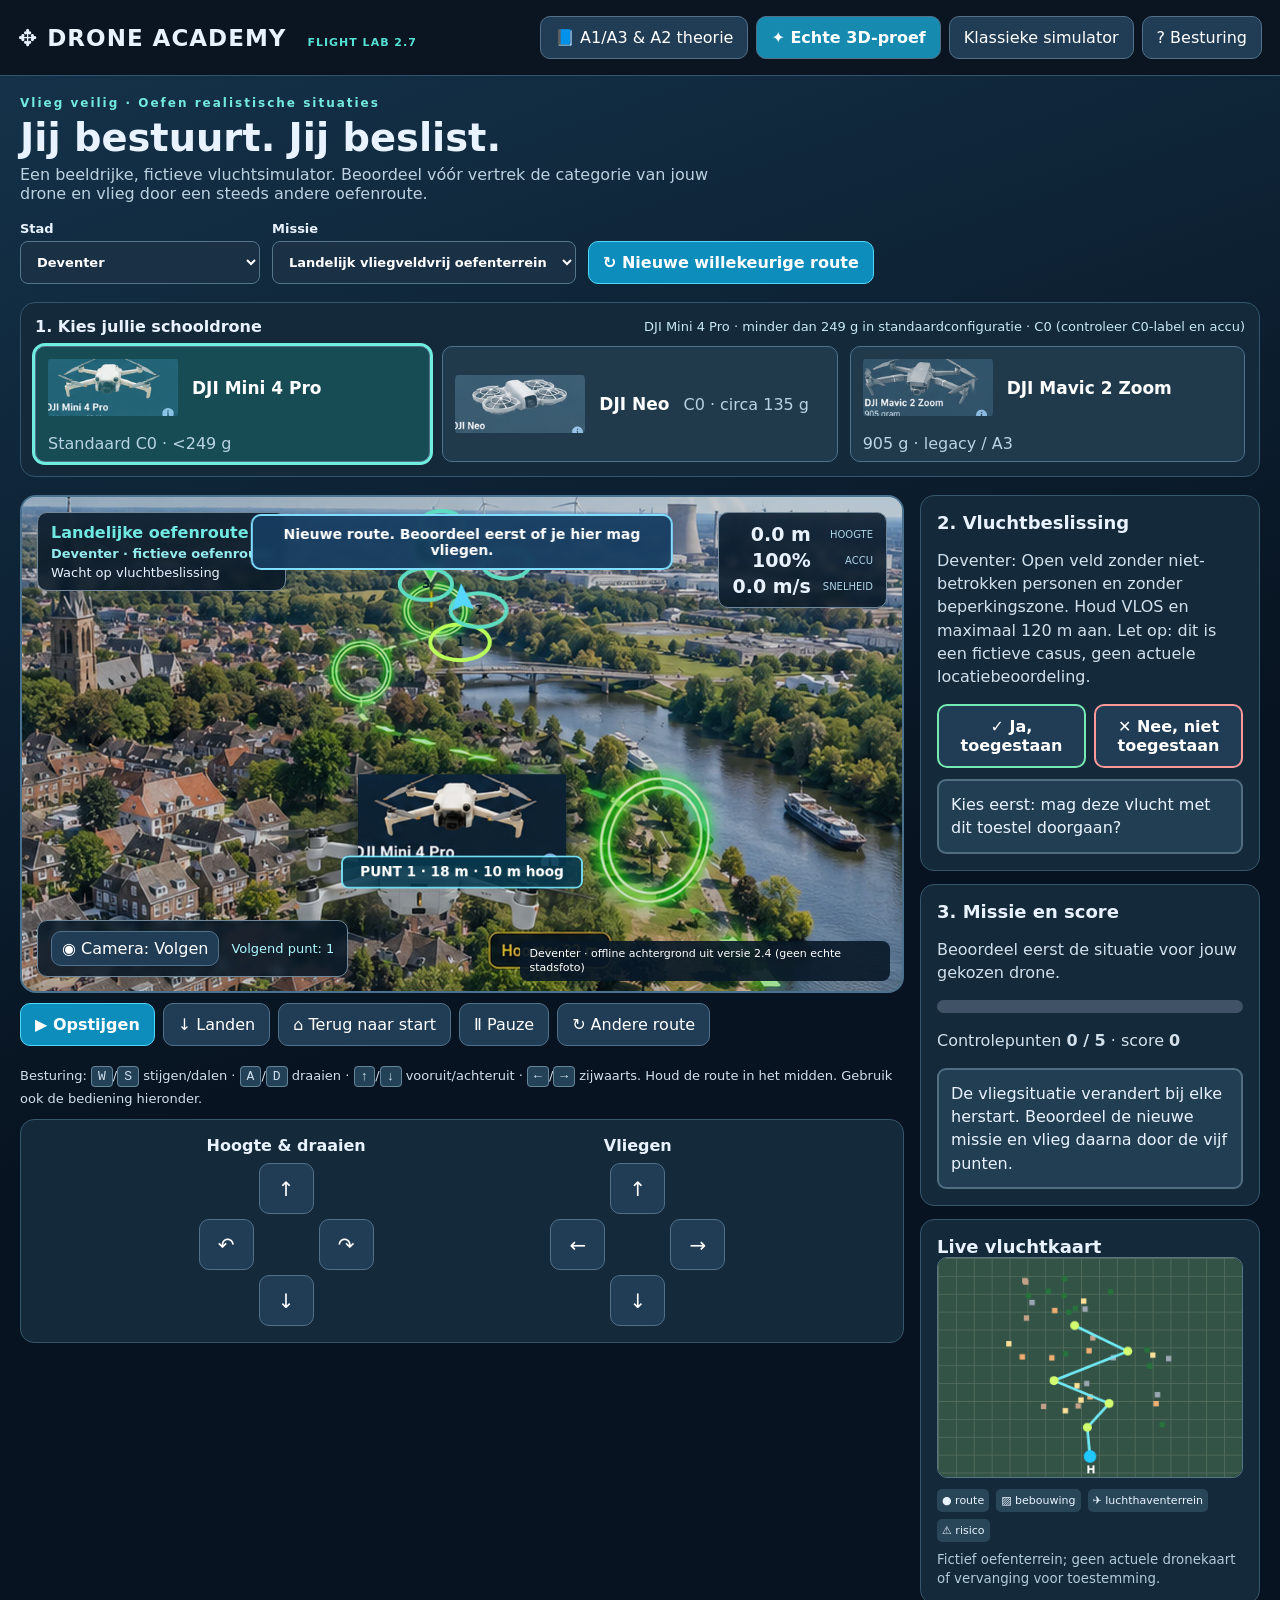
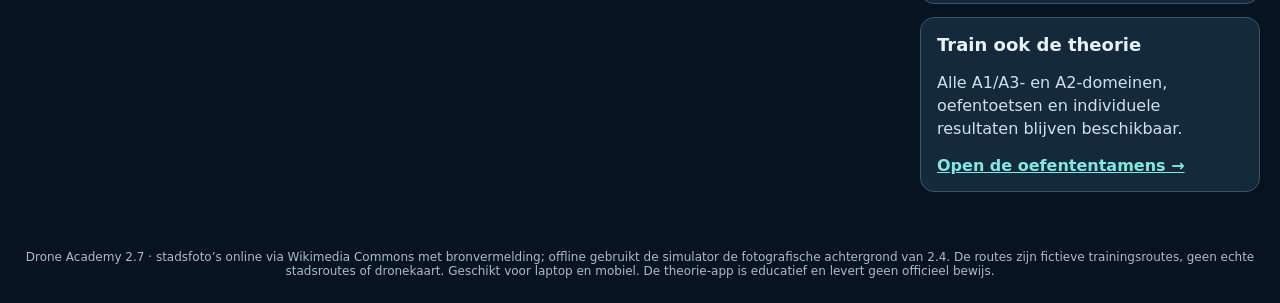
<file: index.html>
<!doctype html><html lang="nl"><head><meta charset="utf-8"><meta name="viewport" content="width=device-width, initial-scale=1"><meta name="theme-color" content="#101c29"><meta name="description" content="Drone Academy 2.7 - visuele vliegsimulator met drie schooldrones"><link rel="manifest" href="manifest.webmanifest"><link rel="icon" href="icon.svg"><link rel="stylesheet" href="flight24.css"><title>Drone Academy 2.7 – Flight Lab</title></head><body><header><strong>✥ DRONE ACADEMY <small>FLIGHT LAB 2.7</small></strong><nav><a href="academy.html">📘 A1/A3 & A2 theorie</a><a href="world3d.html" style="background:#168baf;color:white;font-weight:800">✦ Echte 3D-proef</a><a href="classic.html">Klassieke simulator</a><button id="helpBtn">? Besturing</button></nav></header><main><section class="hero"><div><div class="eyebrow">Vlieg veilig · Oefen realistische situaties</div><h1>Jij bestuurt. Jij beslist.</h1><p>Een beeldrijke, fictieve vluchtsimulator. Beoordeel vóór vertrek de categorie van jouw drone en vlieg door een steeds andere oefenroute.</p></div><div class="heroactions"><label>Stad <select id="location"><option value="deventer">Deventer</option><option value="zutphen">Zutphen</option><option value="doetinchem">Doetinchem</option><option value="doesburg">Doesburg</option></select></label><label>Missie <select id="mission"><option value="rural">Landelijk vliegveldvrij oefenterrein</option><option value="city">Woonwijk en voorbijgangers</option><option value="industry">Industrie en vrachtverkeer</option><option value="airport">Luchthaven en beperkingszone</option><option value="festival">Festival en mensenmenigte</option><option value="coast">Kust en recreatie</option></select></label><button id="restart" class="accent">↻ Nieuwe willekeurige route</button></div></section><div class="mobileQuick"><a href="#decisionPanel">① Vlucht beoordelen</a><a href="#flightPanel">② Naar vliegscherm</a><a href="#mobileControls">③ Besturen</a></div><section class="craft"><div class="craftTitle"><b>1. Kies jullie schooldrone</b><span id="droneRule">Kies een toestel om de vluchtvoorwaarden te bekijken</span></div><div class="models"><button data-drone="mini" class="selected"><img src="assets/mini.webp" alt="Illustratie van DJI Mini 4 Pro"><b>DJI Mini 4 Pro</b><span>Standaard C0 · &lt;249 g</span></button><button data-drone="neo"><img src="assets/neo.webp" alt="Illustratie van DJI Neo"><b>DJI Neo</b><span>C0 · circa 135 g</span></button><button data-drone="mavic"><img src="assets/mavic.webp" alt="Illustratie van DJI Mavic 2 Zoom"><b>DJI Mavic 2 Zoom</b><span>905 g · legacy / A3</span></button></div></section><section class="mainGrid"><div><div class="flight" id="flightPanel"><div class="terrain" id="terrain"></div><div class="photoCredit" id="photoCredit">Echte stadsfoto: laden…</div><canvas id="flight" width="1100" height="620" aria-label="Vliegroute en drone in visuele vliegomgeving"></canvas><div class="topLeft"><b id="missionTitle">MISSIE</b><span id="placeTitle">Deventer · oefenlocatie</span><span id="objective">Beoordeel de vlucht</span></div><div class="topRight"><b id="height">0.0 m</b><small>HOOGTE</small><b id="battery">100%</b><small>ACCU</small><b id="speed">0.0 m/s</b><small>SNELHEID</small></div><div id="warning" class="warning">Selecteer eerst jouw beslissing over deze vlucht.</div><div class="camera"><button id="camera">◉ Camera: Volgen</button><span id="nextWp">Volgend punt: 1</span></div></div><div class="toolbar"><button id="launch" class="accent">▶ Opstijgen</button><button id="land">↓ Landen</button><button id="rth">⌂ Terug naar start</button><button id="pause">Ⅱ Pauze</button><button id="newRoute">↻ Andere route</button></div><div class="guide">Besturing: <kbd>W</kbd>/<kbd>S</kbd> stijgen/dalen · <kbd>A</kbd>/<kbd>D</kbd> draaien · <kbd>↑</kbd>/<kbd>↓</kbd> vooruit/achteruit · <kbd>←</kbd>/<kbd>→</kbd> zijwaarts. Houd de route in het midden. Gebruik ook de bediening hieronder.</div><div class="pads" id="mobileControls"><div><b>Hoogte & draaien</b><div class="controlGrid"><button data-key="a">↶</button><button data-key="w">↑</button><button data-key="d">↷</button><button data-key="s">↓</button></div></div><div><b>Vliegen</b><div class="controlGrid"><button data-key="ArrowLeft">←</button><button data-key="ArrowUp">↑</button><button data-key="ArrowRight">→</button><button data-key="ArrowDown">↓</button></div></div></div></div><aside><section class="panel" id="decisionPanel"><b>2. Vluchtbeslissing</b><p id="scenario"></p><div class="decision"><button id="allow">✓ Ja, toegestaan</button><button id="deny">✕ Nee, niet toegestaan</button></div><div id="decisionFeedback" class="note">Controleer de voorwaarden per toestel.</div></section><section class="panel"><b>3. Missie en score</b><p id="task">Kies een drone en beoordeel je vlucht.</p><div class="progress"><i id="progress"></i></div><p>Controlepunten <strong id="waypoints">0 / 5</strong> · score <strong id="score">0</strong></p><div id="result" class="note">Na een goede beslissing mag je de trainingsvlucht starten. Een onveilige missie: kies een andere omgeving.</div></section><section class="panel"><b>Live vluchtkaart</b><canvas id="map" width="340" height="245" aria-label="Schematische fictieve vliegkaart"></canvas><div class="legend"><span>● route</span><span>▨ bebouwing</span><span>✈ luchthaventerrein</span><span>⚠ risico</span></div><small>Fictief oefenterrein; geen actuele dronekaart of vervanging voor toestemming.</small></section><section class="panel"><b>Train ook de theorie</b><p>Alle A1/A3- en A2-domeinen, oefentoetsen en individuele resultaten blijven beschikbaar.</p><a class="examLink" href="academy.html">Open de oefententamens →</a></section></aside></section></main><dialog id="help"><h2>Zo werkt vliegen</h2><p>Beoordeel eerst de vlucht. Kies vervolgens opstijgen. De drone blijft in het midden van het vliegbeeld; landschap en route bewegen relatief mee. De blauwe pijl wijst naar het volgende controlepunt. Vlieg door vijf ringen en land vervolgens bij het startpunt.</p><p>Herstart geeft nieuwe ringposities, afstanden en obstakels. Houd toetsen ingedrukt of gebruik de schermknoppen. Deze simulator gebruikt vereenvoudigde besturing, geen gecertificeerde vluchtfysica.</p><button id="closeHelp" class="accent">Begrepen</button></dialog><footer>Drone Academy 2.7 · stadsfoto’s online via Wikimedia Commons met bronvermelding; offline gebruikt de simulator de fotografische achtergrond van 2.4. De routes zijn fictieve trainingsroutes, geen echte stadsroutes of dronekaart. Geschikt voor laptop en mobiel. De theorie-app is educatief en levert geen officieel bewijs.</footer><script src="flight24.js"></script></body></html>
</file>
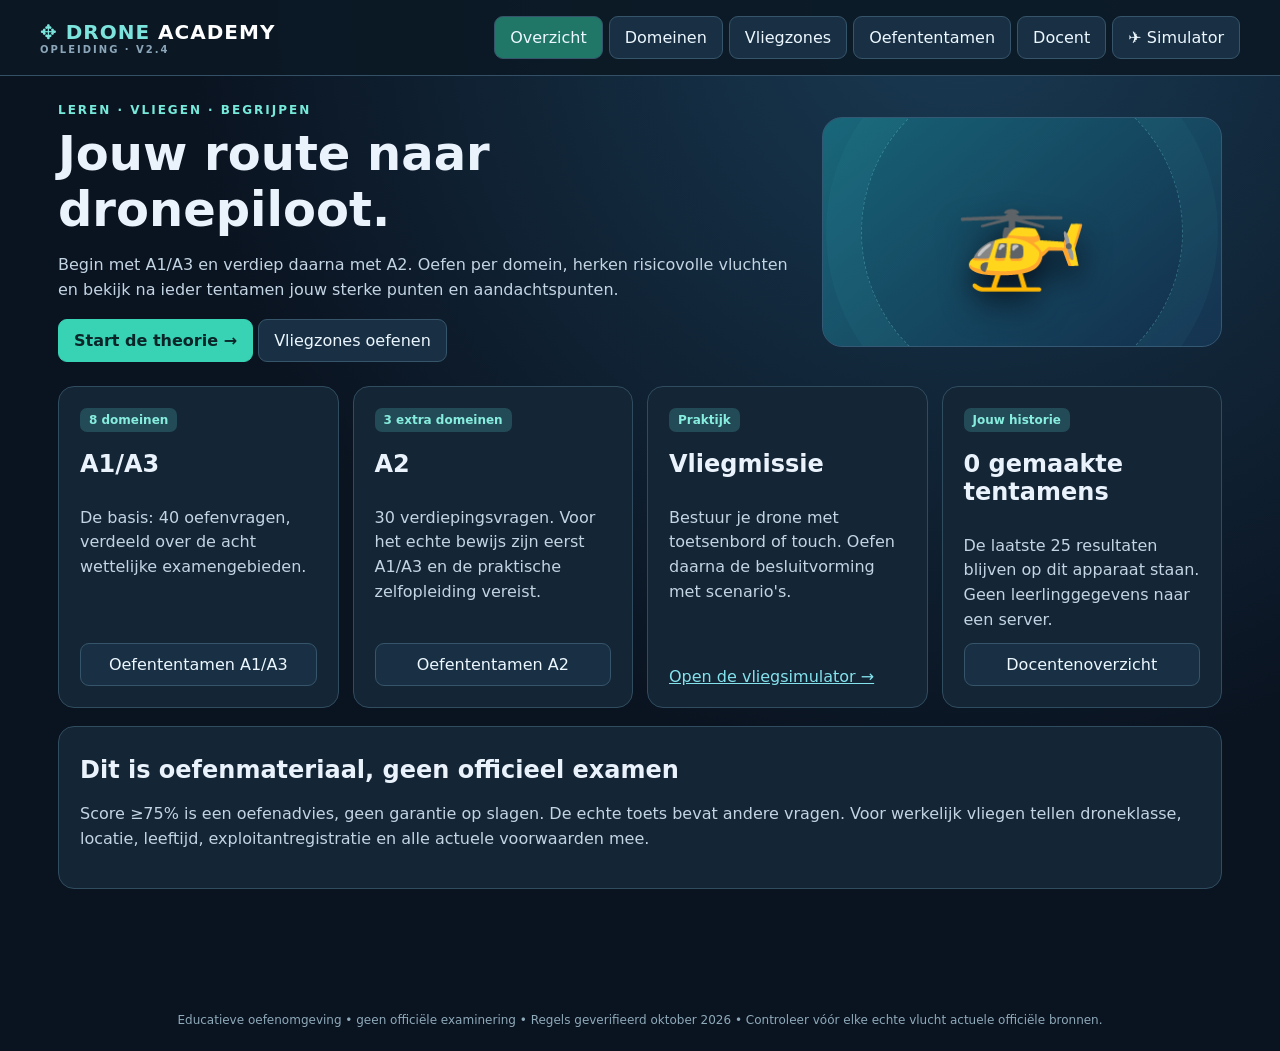
<file: academy.html>
<!doctype html><html lang="nl"><head><meta charset="utf-8"><meta name="viewport" content="width=device-width,initial-scale=1"><meta name="theme-color" content="#101d2a"><link rel="manifest" href="manifest.webmanifest"><link rel="stylesheet" href="academy.css"><title>Drone Academy · Theorie & Examen</title></head><body><header><a class="logo" href="academy.html">✥ DRONE <b>ACADEMY</b><small>OPLEIDING · V2.4</small></a><nav><button data-tab="home">Overzicht</button><button data-tab="learn">Domeinen</button><button data-tab="scenes">Vliegzones</button><button data-tab="exam">Oefententamen</button><button data-tab="teacher">Docent</button><a href="index.html">✈ Simulator</a></nav></header><main id="app"></main><footer>Educatieve oefenomgeving • geen officiële examinering • Regels geverifieerd oktober 2026 • Controleer vóór elke echte vlucht actuele officiële bronnen.</footer><script src="academy-data.js"></script><script src="academy.js"></script></body></html>
</file>
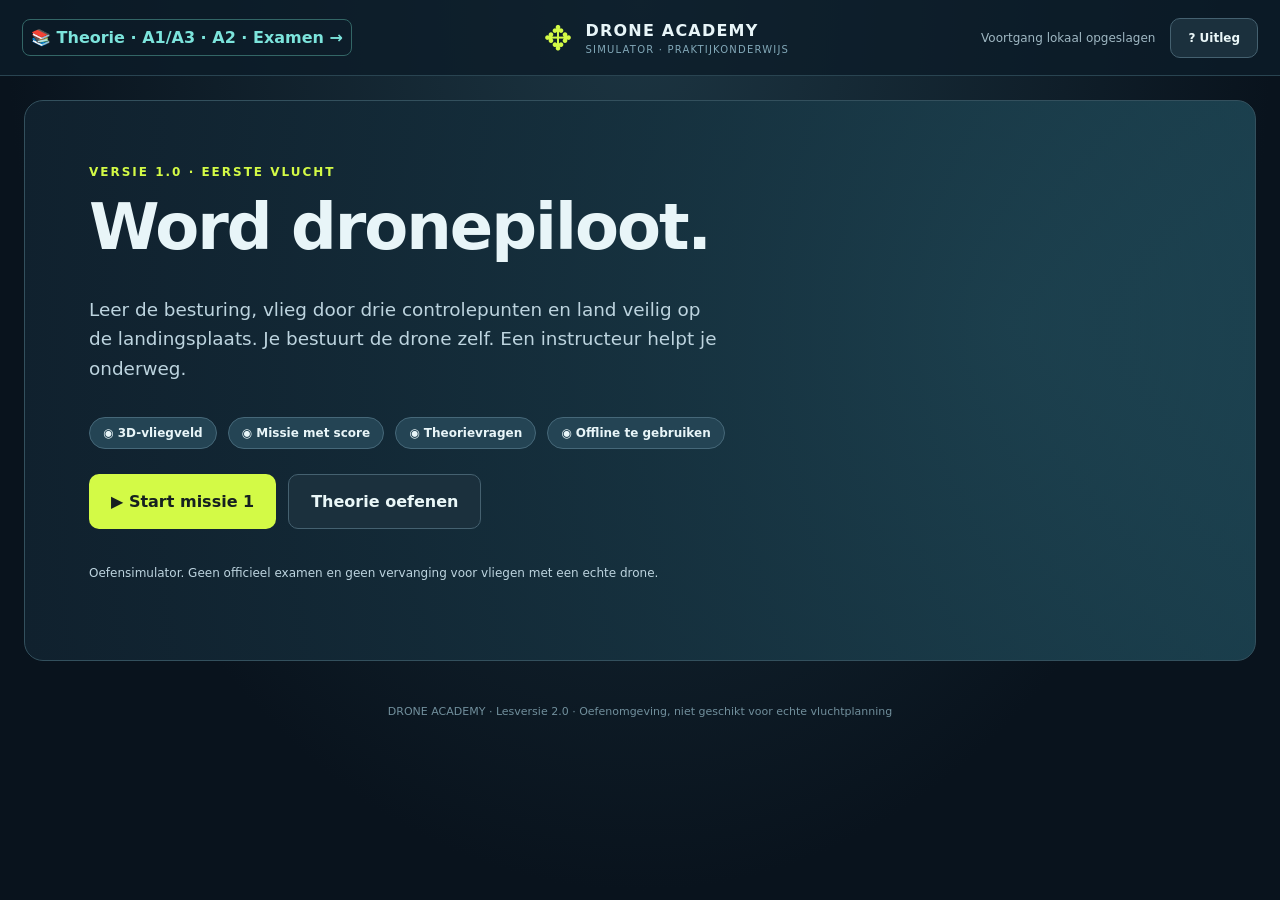
<file: classic.html>
<!doctype html><html lang="nl"><head><meta charset="utf-8"><meta name="viewport" content="width=device-width,initial-scale=1,viewport-fit=cover"><meta name="theme-color" content="#101d2a"><meta name="description" content="Drone Academy: oefenen met vliegen en theorie voor beginnende dronepiloten."><link rel="manifest" href="manifest.webmanifest"><link rel="icon" href="icon.svg" type="image/svg+xml"><link rel="stylesheet" href="style.css"><title>Drone Academy | Missie 1</title></head><body>
<header><a href="academy.html" style="color:#7ce4dc;font-weight:800;text-decoration:none;padding:8px;border:1px solid #366;border-radius:8px">📚 Theorie · A1/A3 · A2 · Examen →</a><div class="brand"><span class="brandicon">✥</span><div><b>DRONE ACADEMY</b><small>SIMULATOR · PRAKTIJKONDERWIJS</small></div></div><div class="topright"><span id="saveState">Voortgang lokaal opgeslagen</span><button id="helpBtn" class="outline">? Uitleg</button></div></header>
<main><section id="welcome" class="panel welcome"><div class="eyebrow">VERSIE 1.0 · EERSTE VLUCHT</div><h1>Word dronepiloot.</h1><p>Leer de besturing, vlieg door drie controlepunten en land veilig op de landingsplaats. Je bestuurt de drone zelf. Een instructeur helpt je onderweg.</p><div class="features"><span>◉ 3D-vliegveld</span><span>◉ Missie met score</span><span>◉ Theorievragen</span><span>◉ Offline te gebruiken</span></div><div class="call"><button id="startBtn" class="primary big">▶ Start missie 1</button><button id="theoryFromWelcome" class="outline big">Theorie oefenen</button></div><p class="micro">Oefensimulator. Geen officieel examen en geen vervanging voor vliegen met een echte drone.</p></section>
<section id="game" class="hidden"><div class="layout"><div class="simCol"><div class="simTop"><span class="pill">MISSIE 01 / DE EERSTE VLUCHT</span><span id="flightStatus" class="pill cyan">KLAAR VOOR VERTREK</span></div><div class="stage" id="stage"><canvas id="scene" aria-label="Drone-simulator in een oefenveld"></canvas><div class="hud left"><div class="hudtitle">TELEMETRIE</div><div>HOOGTE <strong id="alt">0,0 <small>m</small></strong></div><div>SNELHEID <strong id="speed">0,0 <small>m/s</small></strong></div><div>RICHTING <strong id="heading">0°</strong></div></div><div class="hud right"><div class="hudtitle">ACCU</div><strong id="battery">100%</strong><div class="batterybar"><i id="batteryFill"></i></div><div class="hudtitle space">SCORE</div><strong id="score">0</strong></div><div id="notice" class="notice" role="status">Druk op Start vlucht om te beginnen.</div><div class="viewtag">EXTERNE CAMERA · TRAININGSVELD</div></div><div class="toolbar"><button id="launchBtn" class="primary">▶ Start vlucht</button><button id="resetBtn" class="outline">↻ Opnieuw</button><button id="cameraBtn" class="outline">◉ Camerastandpunt</button><button id="pauseBtn" class="outline">Ⅱ Pauze</button></div><div class="controls"><div class="controlBox"><div><b>LINKER JOYSTICK</b><small>Stijgen / dalen · draaien</small></div><div class="pad" id="leftPad"><div class="cross">✛</div><div class="knob" id="leftKnob"></div></div><small>Toetsen: W / S en A / D</small></div><div class="controlBox"><div><b>RECHTER JOYSTICK</b><small>Vooruit / achteruit · zijwaarts</small></div><div class="pad" id="rightPad"><div class="cross">✛</div><div class="knob" id="rightKnob"></div></div><small>Toetsen: ↑ / ↓ en ← / →</small></div></div></div><aside class="side"><div class="sidecard"><div class="eyebrow">JOUW OPDRACHT</div><h2>Missie 1: eerste vlucht</h2><p id="instruction">Start de vlucht en volg de aanwijzingen.</p><div class="progress" id="progress"><div class="step active" data-step="0"><em>1</em><span>Stijg naar 2 meter</span></div><div class="step" data-step="1"><em>2</em><span>Zweef 3 seconden stil</span></div><div class="step" data-step="2"><em>3</em><span>Vlieg door punt 1</span></div><div class="step" data-step="3"><em>4</em><span>Vlieg door punt 2</span></div><div class="step" data-step="4"><em>5</em><span>Vlieg door punt 3</span></div><div class="step" data-step="5"><em>6</em><span>Land op de startplaats</span></div></div><div class="hint" id="hint">Tip: Gebruik W om langzaam te stijgen.</div></div><div class="sidecard smallcard"><h3>Besturing</h3><p><b>W / S</b> hoogte · <b>A / D</b> draaien<br><b>Pijltjes</b> verplaatsen · <b>Spatie</b> pauzeren</p><p>Op telefoon of tablet gebruik je de twee joysticks. Houd de toetsen rustig ingedrukt.</p></div><button id="theoryBtn" class="outline full">▤ Naar de theorieles</button></aside></div></section>
<section id="theory" class="panel theory hidden"><button class="back" id="backTheory">← Terug</button><div class="eyebrow">THEORIE · BASIS</div><h1>Ken jij je drone?</h1><p>Beantwoord de vijf vragen. Je krijgt direct uitleg. Je kunt de vragen opnieuw oefenen.</p><div id="quiz"></div><div id="quizResult" class="hidden"></div><button id="quizReset" class="outline">↻ Vragen opnieuw</button></section></main>
<div id="modal" class="modal hidden" role="dialog" aria-modal="true" aria-labelledby="modalTitle"><div class="modalCard"><h2 id="modalTitle">Zo werkt de simulator</h2><div id="modalText"></div><button id="modalClose" class="primary">Begrepen</button></div></div><footer>DRONE ACADEMY · Lesversie 2.0 · Oefenomgeving, niet geschikt voor echte vluchtplanning</footer><script src="app.js"></script></body></html>
</file>
<file: flight24.css>
:root{font:16px system-ui,Segoe UI,Arial;color:#e9f3ff;background:#0b1826}*{box-sizing:border-box}body{margin:0;background:linear-gradient(160deg,#15344c,#071320 50%)}header{display:flex;align-items:center;justify-content:space-between;gap:16px;padding:16px max(18px,calc((100vw - 1450px)/2));background:#0a1521;border-bottom:1px solid #34526b;flex-wrap:wrap}header strong{font-size:23px;letter-spacing:1px}header small{font-size:11px;color:#55e0d4;margin-left:12px}nav{display:flex;gap:8px;flex-wrap:wrap}a,button,select{font:inherit}nav a,button{background:#213d55;color:#fff;border:1px solid #51708a;border-radius:10px;padding:11px 14px;text-decoration:none;cursor:pointer}button:hover,nav a:hover{border-color:#7be8df}button:disabled{opacity:.55;cursor:not-allowed}.accent{background:#0d8dbb!important;border-color:#50d8fa!important;font-weight:800}.eyebrow{color:#73eadd;font-size:12px;letter-spacing:2px;font-weight:850}main{max-width:1490px;margin:auto;padding:20px}.hero{display:flex;justify-content:space-between;align-items:center;gap:18px;flex-wrap:wrap}.hero h1{font-size:clamp(28px,3vw,42px);margin:5px 0}.hero p{color:#bcd1df;margin:0;max-width:690px}.heroactions{display:flex;gap:12px;align-items:end;flex-wrap:wrap}label{display:grid;gap:5px;font-size:13px;font-weight:800}select{border:1px solid #55758b;border-radius:8px;background:#193045;color:white;padding:12px;min-width:240px}.craft{margin:18px 0;background:#14293a;border:1px solid #33566c;border-radius:15px;padding:14px}.craftTitle{display:flex;align-items:center;gap:20px;justify-content:space-between;flex-wrap:wrap;margin-bottom:10px}.craftTitle span{font-size:13px;color:#c7e8f3}.models{display:grid;grid-template-columns:repeat(3,1fr);gap:12px}.models button{display:flex;align-items:center;gap:14px;text-align:left;background:#203a4b;padding:8px 12px;min-height:104px;flex-wrap:wrap}.models button img{width:130px;height:65px;object-fit:contain;mix-blend-mode:screen;border-radius:8px}.models button b{font-size:17px}.models button span{color:#b8d3e3}.models button.selected{outline:3px solid #6feddf;background:#174c55}.mainGrid{display:grid;grid-template-columns:minmax(0,1fr) 340px;gap:16px}.flight{height:auto;aspect-ratio:1100/620;min-height:420px;position:relative;overflow:hidden;border:2px solid #4a718d;border-radius:16px;background:linear-gradient(#8db5d5,#447355)}.terrain{position:absolute;inset:-5%;background-image:linear-gradient(90deg,#0d30452a,#0d304520),url('assets/river.webp');background-size:cover;background-position:center;transition:background-image .2s}#flight{position:absolute;inset:0;width:100%;height:100%}.topLeft,.topRight,.camera,.warning{position:absolute;background:#061726d9;backdrop-filter:blur(3px);padding:10px 13px;border:1px solid #71889a;border-radius:10px}.topLeft{left:15px;top:15px;display:grid;gap:4px}.topLeft b{color:#71e9e3}.topLeft span{font-size:13px;max-width:300px}.topRight{right:15px;top:15px;display:grid;grid-template-columns:auto auto;gap:4px 12px;text-align:right}.topRight b{font-size:19px}.topRight small{font-size:10px;color:#add3e6;align-self:center}.camera{bottom:14px;left:15px;display:flex;gap:12px;align-items:center}.camera button{padding:7px 10px}.camera span{font-size:13px;color:#adf7ff}.warning{left:50%;transform:translateX(-50%);top:17px;max-width:48%;text-align:center;color:#fff;background:#8d2522ed;border:2px solid #ffb0a5;font-weight:800;font-size:14px}.warning.ok{background:#135640eb;border-color:#94ffcc}.warning.info{background:#163d60ed;border-color:#81ddff}.toolbar{display:flex;gap:8px;flex-wrap:wrap;margin:10px 0}.guide{color:#d0e0ec;font-size:13px;line-height:1.7;padding:9px 0}kbd{border:1px solid #668499;background:#244257;border-radius:4px;padding:2px 6px}.panel,.pads{background:#14293a;border:1px solid #36566c;border-radius:14px;padding:16px;margin-bottom:13px}.panel>b{font-size:18px}.panel p{color:#d2e0eb;line-height:1.45}.decision{display:grid;grid-template-columns:1fr 1fr;gap:8px}.decision button{min-height:63px;font-weight:850}.decision button:first-child{border:2px solid #75e9af}.decision button:last-child{border:2px solid #ff9999}.note{border:2px solid #506e80;border-radius:9px;background:#223e53;padding:12px;margin-top:11px;line-height:1.45}.note.good{background:#104e39;border-color:#7bffac}.note.bad{background:#70242b;border-color:#ff9a99}.progress{height:13px;background:#405366;border-radius:10px;overflow:hidden}.progress i{display:block;background:#62e7c1;width:0;height:100%}#map{width:100%;background:#1d3742;border:1px solid #587487;border-radius:10px}.legend{display:flex;gap:7px;flex-wrap:wrap;font-size:11px;margin:7px 0}.legend span{padding:5px;background:#294658;border-radius:5px}.panel small{color:#b2cbdb}.examLink{color:#7debe4;font-weight:800}.pads{display:flex;justify-content:space-evenly;gap:15px;text-align:center}.controlGrid{display:grid;grid-template-columns:repeat(3,55px);gap:5px;justify-content:center;margin-top:8px}.controlGrid button{min-height:51px;font-size:20px;touch-action:none}.controlGrid button:nth-child(1){grid-column:1;grid-row:2}.controlGrid button:nth-child(2){grid-column:2;grid-row:1}.controlGrid button:nth-child(3){grid-column:3;grid-row:2}.controlGrid button:nth-child(4){grid-column:2;grid-row:3}.controlGrid button.active{background:#15798c;box-shadow:0 0 10px #2bd3e2}dialog{border:1px solid #75d5eb;border-radius:15px;background:#14293a;color:#e9f3ff;max-width:520px;padding:23px}dialog::backdrop{background:#000a}footer{text-align:center;color:#a8bccc;padding:25px;font-size:12px}@media(max-width:1080px){.mainGrid{grid-template-columns:1fr}.models button img{width:90px}.flight{min-height:360px}}@media(max-width:680px){.models{grid-template-columns:1fr}.models button{min-height:65px}.models button img{height:48px}.warning{top:87px;max-width:90%;width:90%}.flight{min-height:370px}.topRight{padding:6px}.topLeft{padding:6px}.camera{bottom:6px;left:6px}.camera span{display:none}.pads{flex-wrap:wrap}}

.photoCredit{position:absolute;bottom:10px;right:12px;max-width:42%;z-index:2;background:#081827e6;padding:6px 9px;border-radius:8px;color:#fff;font-size:11px;line-height:1.3}.photoCredit a{color:#8deaff}.topLeft span:nth-child(2){color:#92ebed;font-weight:800}@media(max-width:680px){.photoCredit{max-width:80%;bottom:55px}}

/* V2.7 mobiel: desktop blijft ongewijzigd */
html{scroll-behavior:smooth}body{overflow-x:hidden}button,select,a{-webkit-tap-highlight-color:transparent}button{touch-action:manipulation}.mobileQuick{display:none}
@media(max-width:760px){
 header{padding:10px 12px;align-items:flex-start}header strong{font-size:17px}header small{display:block;margin:0;font-size:9px}nav{width:100%;display:grid;grid-template-columns:1fr 1fr 1fr;gap:6px}nav a,nav button{font-size:12px;padding:10px 5px;min-height:44px;text-align:center}
 main{padding:10px 9px 35px}.hero{gap:9px}.hero h1{font-size:23px}.hero p{font-size:13px}.heroactions{width:100%;display:grid;grid-template-columns:1fr 1fr;gap:8px}.heroactions label{min-width:0;font-size:12px}.heroactions select{min-width:0;width:100%;font-size:14px;padding:9px 5px}.heroactions #restart{grid-column:1/-1;min-height:44px}
 .mobileQuick{display:grid;grid-template-columns:repeat(3,1fr);gap:5px;margin:11px 0}.mobileQuick a{display:grid;place-items:center;text-align:center;min-height:43px;background:#1d5164;border:1px solid #6bbed3;color:#fff;text-decoration:none;border-radius:8px;font-size:11px;font-weight:750;padding:5px}
 .craft{margin:10px 0;padding:9px}.craftTitle{gap:3px;margin-bottom:7px}.craftTitle b{font-size:14px}.craftTitle span{font-size:11px}.models{display:grid;grid-template-columns:repeat(3,minmax(0,1fr));gap:5px}.models button{min-width:0;min-height:120px;display:flex;flex-direction:column;gap:3px;padding:6px 3px;text-align:center;justify-content:center}.models button img{width:100%;height:53px;object-fit:contain}.models button b{font-size:11px;line-height:1.15}.models button span{font-size:10px;line-height:1.15}
 .mainGrid{display:flex;flex-direction:column;gap:8px}.mainGrid>div:first-child{min-width:0}.flight{min-height:0;aspect-ratio:1/1;height:auto;border-radius:11px;scroll-margin-top:8px}.terrain{background-position:center center}#flight{width:100%;height:100%;touch-action:none}.topLeft{top:7px;left:7px;padding:6px;max-width:46%;gap:2px}.topLeft b{font-size:11px}.topLeft span{font-size:10px;line-height:1.2}.topRight{right:6px;top:6px;padding:5px;gap:2px 5px}.topRight b{font-size:13px}.topRight small{font-size:8px}.warning{top:67px;width:94%;max-width:94%;font-size:12px;line-height:1.2;padding:7px;pointer-events:none}.camera{bottom:6px;left:6px;padding:4px}.camera button{font-size:11px;min-height:38px;padding:5px}.camera span{display:none}.photoCredit{bottom:6px;right:5px;max-width:48%;font-size:9px;padding:3px 5px}
 .toolbar{display:grid;grid-template-columns:repeat(3,minmax(0,1fr));gap:6px;margin:7px 0}.toolbar button{padding:9px 3px;font-size:11px;min-height:46px}.toolbar button:nth-child(4),.toolbar button:nth-child(5){grid-column:auto}.guide{font-size:11px;padding:5px 0}.pads{display:grid;grid-template-columns:1fr 1fr;gap:4px;padding:8px 4px;margin:6px 0 10px;position:relative;scroll-margin-top:10px}.pads>div{min-width:0}.pads b{font-size:12px}.controlGrid{grid-template-columns:repeat(3,minmax(0,49px));gap:4px;margin-top:7px}.controlGrid button{min-height:51px;width:100%;padding:4px;font-size:23px;touch-action:none;user-select:none;-webkit-user-select:none}
 aside{display:grid;gap:8px}aside .panel{padding:12px;margin:0}aside .panel>b{font-size:16px}aside .panel p{font-size:14px}.decision button{min-height:60px;font-size:14px;padding:9px 5px}.note{font-size:14px}#map{height:auto}#decisionPanel{scroll-margin-top:8px}dialog{width:calc(100% - 20px);max-height:88dvh;overflow:auto}
}
@media(max-width:370px){.controlGrid{grid-template-columns:repeat(3,minmax(0,43px))}.controlGrid button{min-height:46px}.models button img{height:43px}.models button{min-height:105px}.topLeft span:nth-child(2){display:none}}
@media(orientation:landscape) and (max-height:520px) and (pointer:coarse){.flight{aspect-ratio:1100/620}.pads{grid-template-columns:1fr 1fr}.hero p{display:none}}
</file>
<file: academy.css>
:root{font-family:system-ui,Segoe UI,Arial,sans-serif;color:#eaf3fc;background:#0a1320}*{box-sizing:border-box}body{margin:0;background:radial-gradient(circle at 75% 0,#193a53,#0a1320 55%);min-height:100vh}header{padding:16px max(20px,calc((100vw - 1200px)/2));display:flex;justify-content:space-between;align-items:center;gap:20px;border-bottom:1px solid #345067;background:#0c1925e8;flex-wrap:wrap}.logo{font-weight:900;letter-spacing:1px;color:#7ce4dc;text-decoration:none;font-size:20px}.logo b{color:white}.logo small{font-size:10px;display:block;letter-spacing:2px;color:#8ca6b9}nav{display:flex;gap:6px;flex-wrap:wrap}button,nav a{cursor:pointer;font:inherit;border:1px solid #36556a;background:#193044;color:#ecf7ff;border-radius:9px;padding:11px 15px;text-decoration:none}button:hover,nav a:hover{border-color:#6be2d1}button.primary{background:#38d2b5;border-color:#38d2b5;color:#092528;font-weight:850}button:disabled{opacity:.65;cursor:not-allowed}button.choice:disabled{opacity:1;cursor:default}main{max-width:1200px;margin:auto;padding:27px 18px 80px}h1{font-size:clamp(28px,4vw,48px);margin:8px 0 12px}h2{margin:8px 0 18px}h3{margin:0 0 12px}p{line-height:1.55;color:#c3d4e3}.eyebrow{color:#76e9da;text-transform:uppercase;letter-spacing:2px;font-size:12px;font-weight:900}.hero{display:grid;grid-template-columns:1.3fr .7fr;gap:20px;align-items:center;margin-bottom:24px}.art{min-height:230px;background:linear-gradient(140deg,#176377,#132d4b);border:1px solid #345974;border-radius:20px;display:grid;place-items:center;position:relative;overflow:hidden}.art:before{content:'';position:absolute;width:320px;height:320px;border:1px dashed #73dce055;border-radius:50%;box-shadow:0 0 0 35px #5cd9db0a,0 0 0 70px #5cd9db08}.art span{font-size:108px;z-index:1;filter:drop-shadow(0 15px 15px #07101c)}.grid{display:grid;grid-template-columns:repeat(auto-fit,minmax(240px,1fr));gap:14px}.card,.panel{background:#142535;border:1px solid #304d60;border-radius:16px;padding:21px}.card{display:flex;flex-direction:column;gap:10px}.card p{margin:0;flex:1}.card small,.muted{color:#9eb6c6}.pill{display:inline-block;width:max-content;padding:5px 9px;border-radius:7px;background:#234b57;color:#87edde;font-size:12px;font-weight:bold}.panel{margin:0 0 20px}.bar{height:9px;background:#30475b;border-radius:8px;overflow:hidden;margin:12px 0}.bar i{display:block;height:100%;background:#3cddc2}.choices{display:grid;gap:10px;margin:20px 0}.choice{display:block;text-align:left;width:100%;padding:16px;background:#1c3346;border:2px solid #36556a;position:relative;font-weight:700}.choice:hover{border-color:#7fead2;transform:translateY(-1px)}.choice.good,.choice.correct-answer{background:#0f5f44;border-color:#7dffb8;color:#fff;box-shadow:0 0 0 3px rgba(125,255,184,.2)}.choice.bad,.choice.wrong-answer{background:#7a2430;border-color:#ff8ea2;color:#fff;box-shadow:0 0 0 3px rgba(255,142,162,.2)}.choice.neutral-dim{background:#263a4b;border-color:#4c687b;color:#dfe9f3}.choice .answer-state{display:inline-block;margin-left:12px;padding:4px 8px;border-radius:999px;font-size:12px;font-weight:900;letter-spacing:.4px;background:#08161e}.feedback{border-left:5px solid #37d6ac;background:#164a43;padding:15px;border-radius:9px;line-height:1.5}.feedback.bad{border-color:#ff8591;background:#50313d}.answer-summary{display:grid;gap:10px;margin:14px 0 0}.answer-chip{padding:12px 14px;border-radius:10px;border:2px solid #4a687a;background:#203545;font-weight:700}.answer-chip.correct{border-color:#7dffb8;background:#103f32}.answer-chip.wrong{border-color:#ff8ea2;background:#4c2630}.stat{font-size:35px;font-weight:900;color:#80eedb}.row{display:flex;justify-content:space-between;align-items:center;gap:12px;flex-wrap:wrap}.scene{min-height:240px;background:linear-gradient(#254d68 0 55%,#39704f 55%);position:relative;overflow:hidden;border-radius:13px;display:grid;place-items:center;margin:16px 0}.scene:before{content:'☁️　☁️';position:absolute;top:30px;left:10%;font-size:28px;opacity:.7}.scene strong{font-size:82px;filter:drop-shadow(0 15px 13px #0b2738)}.scene .mark{position:absolute;right:16px;top:15px;background:#132b39e5;border-radius:8px;padding:10px 14px;font-weight:bold}.danger{color:#ffadb2}.success{color:#7be9bf}.rule{border-bottom:1px solid #395366;padding:11px 0;color:#dbe9f4}.rule strong{color:#7ce4dc}.rule:last-child{border:0}a{color:#84e2ec}input,select{background:#0a1b29;border:1px solid #4b7080;color:white;padding:11px;border-radius:8px;font:inherit;max-width:100%}footer{text-align:center;color:#8faab9;font-size:12px;padding:24px}#print{display:none}@media(max-width:730px){.hero{grid-template-columns:1fr}.art{min-height:160px}.art span{font-size:72px}header{padding:15px}}@media print{header,footer,.no-print{display:none!important}body{background:white;color:black}.panel,.card{background:white;color:black;border:1px solid #888}p{color:black}#print{display:block}}

/* Mobile exam usability */
@media(max-width:680px){main{padding:14px 10px 65px}header{padding:12px}nav{width:100%;display:grid;grid-template-columns:repeat(2,minmax(0,1fr))}nav button,nav a{min-height:45px;padding:9px 5px;font-size:13px;text-align:center}.panel,.card{padding:15px}.choices{gap:12px}.choice{min-height:62px;padding:15px;font-size:16px;line-height:1.4}.feedback{padding:16px;font-size:16px}.answer-chip{overflow-wrap:anywhere}.scene{min-height:180px}.grid{grid-template-columns:1fr}.row{align-items:start}}
</file>
<file: style.css>
:root{font-family:Inter,ui-sans-serif,system-ui,Segoe UI,Arial,sans-serif;color:#e8f5f8;background:#09131d;font-synthesis:none}*{box-sizing:border-box}body{margin:0;background:radial-gradient(ellipse at top,#1c3542,#09131d 70%);min-height:100vh}button{font:inherit;cursor:pointer;border:0;font-weight:750;border-radius:10px;padding:12px 17px;touch-action:manipulation}button:focus-visible,.pad:focus-visible{outline:3px solid #55dbed;outline-offset:3px}button:disabled{opacity:.45;cursor:not-allowed}.primary{background:#d3fa46;color:#162020}.primary:hover{background:#e5ff89}.outline{background:#1b303d;border:1px solid #456170;color:#eaf7f8}.outline:hover{background:#284758}.big{font-size:1rem;padding:17px 22px}.full{width:100%}.hidden{display:none!important}header{height:76px;border-bottom:1px solid #294451;background:#0c1c28cc;display:flex;justify-content:space-between;align-items:center;padding:0 max(22px,calc((100vw - 1450px)/2));gap:15px}.brand{display:flex;align-items:center;gap:12px;letter-spacing:1.2px}.brandicon{font-size:34px;color:#d3fa46}.brand small{display:block;font-size:10px;color:#82a8b8;margin-top:4px}.topright{display:flex;gap:15px;align-items:center;font-size:12px;color:#9fb7c2}main{max-width:1450px;margin:auto;padding:24px}.panel{border:1px solid #33505d;border-radius:19px;background:linear-gradient(130deg,#1a3542,#10212e);padding:clamp(24px,5vw,66px)}.welcome{min-height:530px;background:linear-gradient(90deg,#10212ef2,#153846bc),radial-gradient(circle at 80% 40%,#386b79,#10212e);display:flex;flex-direction:column;justify-content:center}.welcome h1,.theory h1{font-size:clamp(2.2rem,5vw,4.7rem);line-height:1.02;margin:16px 0;letter-spacing:-2px}.welcome p{max-width:640px;color:#bdd4df;font-size:1.15rem;line-height:1.6}.eyebrow{color:#d3fa46;font-weight:850;font-size:12px;letter-spacing:2px}.features{display:flex;gap:11px;flex-wrap:wrap;margin:16px 0 25px}.features span,.pill{background:#244454;border:1px solid #466879;border-radius:30px;padding:8px 13px;font-size:12px;font-weight:700}.call{display:flex;gap:12px;flex-wrap:wrap}.micro{font-size:12px!important;margin-top:35px}.layout{display:grid;grid-template-columns:minmax(0,1fr) 330px;gap:18px}.simCol,.side{min-width:0}.simTop{display:flex;justify-content:space-between;margin-bottom:12px;gap:8px}.cyan{color:#69e6e9}.stage{height:clamp(360px,48vw,650px);position:relative;overflow:hidden;border-radius:15px;border:1px solid #41606d;background:#80b7d0}canvas{width:100%;height:100%;display:block}.hud{position:absolute;top:17px;background:#071823d9;backdrop-filter:blur(5px);border:1px solid #6c9baf80;padding:13px;border-radius:9px;min-width:145px;font-size:12px}.hud.left{left:17px}.hud.right{right:17px;min-width:120px}.hud div:not(.hudtitle):not(.batterybar){display:flex;justify-content:space-between;gap:12px;padding-top:9px;color:#b1c8d4}.hud strong{font-size:18px;color:white}.hud strong small{font-size:10px}.hudtitle{color:#9cbdca;font-size:10px;font-weight:850;letter-spacing:1px}.space{margin-top:18px}.batterybar{height:6px;background:#526c78;margin-top:7px;border-radius:6px;overflow:hidden}.batterybar i{display:block;height:100%;background:#d3fa46;width:100%}.notice{position:absolute;bottom:36px;left:50%;transform:translateX(-50%);width:min(86%,540px);background:#071823df;border:1px solid #9dccd1;border-radius:10px;text-align:center;font-weight:750;padding:12px;pointer-events:none}.viewtag{position:absolute;bottom:8px;left:14px;font-size:10px;font-weight:800;letter-spacing:1px;text-shadow:0 1px 4px black}.toolbar{display:flex;flex-wrap:wrap;gap:9px;margin:12px 0}.controls{display:grid;grid-template-columns:1fr 1fr;gap:12px}.controlBox{border:1px solid #314f60;background:#142633;border-radius:13px;padding:14px;display:flex;align-items:center;flex-direction:column;text-align:center;gap:12px;user-select:none}.controlBox b{font-size:12px;letter-spacing:1px}.controlBox small{font-size:11px;color:#9ab8c7;display:block;margin-top:5px}.pad{width:128px;height:128px;border-radius:50%;background:radial-gradient(circle,#294c60,#10212c);border:2px solid #668796;position:relative;touch-action:none}.cross{font-size:45px;position:absolute;inset:32px;color:#466879}.knob{width:49px;height:49px;position:absolute;left:calc(50% - 24.5px);top:calc(50% - 24.5px);background:linear-gradient(#e7fbfc,#7da4b4);border:3px solid #385969;border-radius:50%;box-shadow:0 4px 12px #0009;pointer-events:none}.side{display:flex;flex-direction:column;gap:12px}.sidecard{background:#152b38;border:1px solid #345363;border-radius:15px;padding:23px}.sidecard h2{margin:12px 0;font-size:25px}.sidecard p{font-size:14px;line-height:1.55;color:#bcd1dc}.step{display:flex;align-items:center;gap:10px;border-top:1px solid #304957;padding:12px 0;font-size:13px;color:#91adba}.step em{font-style:normal;width:25px;height:25px;border:1px solid #55717e;border-radius:50%;display:grid;place-items:center;flex-shrink:0}.step.active{color:#e7fba5;font-weight:850}.step.active em{background:#d3fa46;color:#162020}.step.done{color:#90e1c5}.step.done em{background:#276d59;color:white}.hint{padding:13px;background:#294650;border-left:3px solid #d3fa46;border-radius:4px;font-size:13px;line-height:1.5}.smallcard h3{margin:0}.theory{max-width:850px;margin:auto}.back{background:transparent;color:#b9d4df;padding:0}.question{background:#10232e;border:1px solid #375464;padding:20px;margin:14px 0;border-radius:12px}.question h3{margin-top:0}.answers{display:grid;gap:8px}.answer{border:1px solid #4b6977;background:#1a3441;color:#e8f5f8;text-align:left;font-weight:550}.answer.selected{border-color:#d3fa46}.answer.correct{background:#1e5846;border-color:#74e0a8}.answer.incorrect{background:#65343b;border-color:#f89a9a}.feedback{margin-top:12px;color:#d4e7ef;line-height:1.5}.modal{position:fixed;inset:0;background:#000b;display:grid;place-items:center;z-index:10;padding:15px}.modalCard{max-width:510px;width:100%;background:#193441;padding:27px;border:1px solid #7798a5;border-radius:16px;line-height:1.6}.modalCard h2{margin-top:0}footer{text-align:center;color:#718f9c;font-size:11px;padding:20px}@media(max-width:850px){.layout{grid-template-columns:1fr}.stage{height:480px}.topright span{display:none}.side{display:grid;grid-template-columns:1fr 1fr}.side .full{grid-column:1/-1}}@media(max-width:550px){header{height:66px;padding:0 13px}.brand b{font-size:13px}.brand small{font-size:8px}main{padding:10px}.stage{height:430px}.hud{top:9px;padding:8px;min-width:105px;font-size:10px}.hud.left{left:8px}.hud.right{right:8px;min-width:88px}.hud strong{font-size:14px}.notice{font-size:12px;bottom:30px}.side{display:flex}.controlBox{padding:9px}.pad{width:112px;height:112px}.toolbar button{font-size:12px;padding:10px}.welcome h1{letter-spacing:-1px}}
</file>
